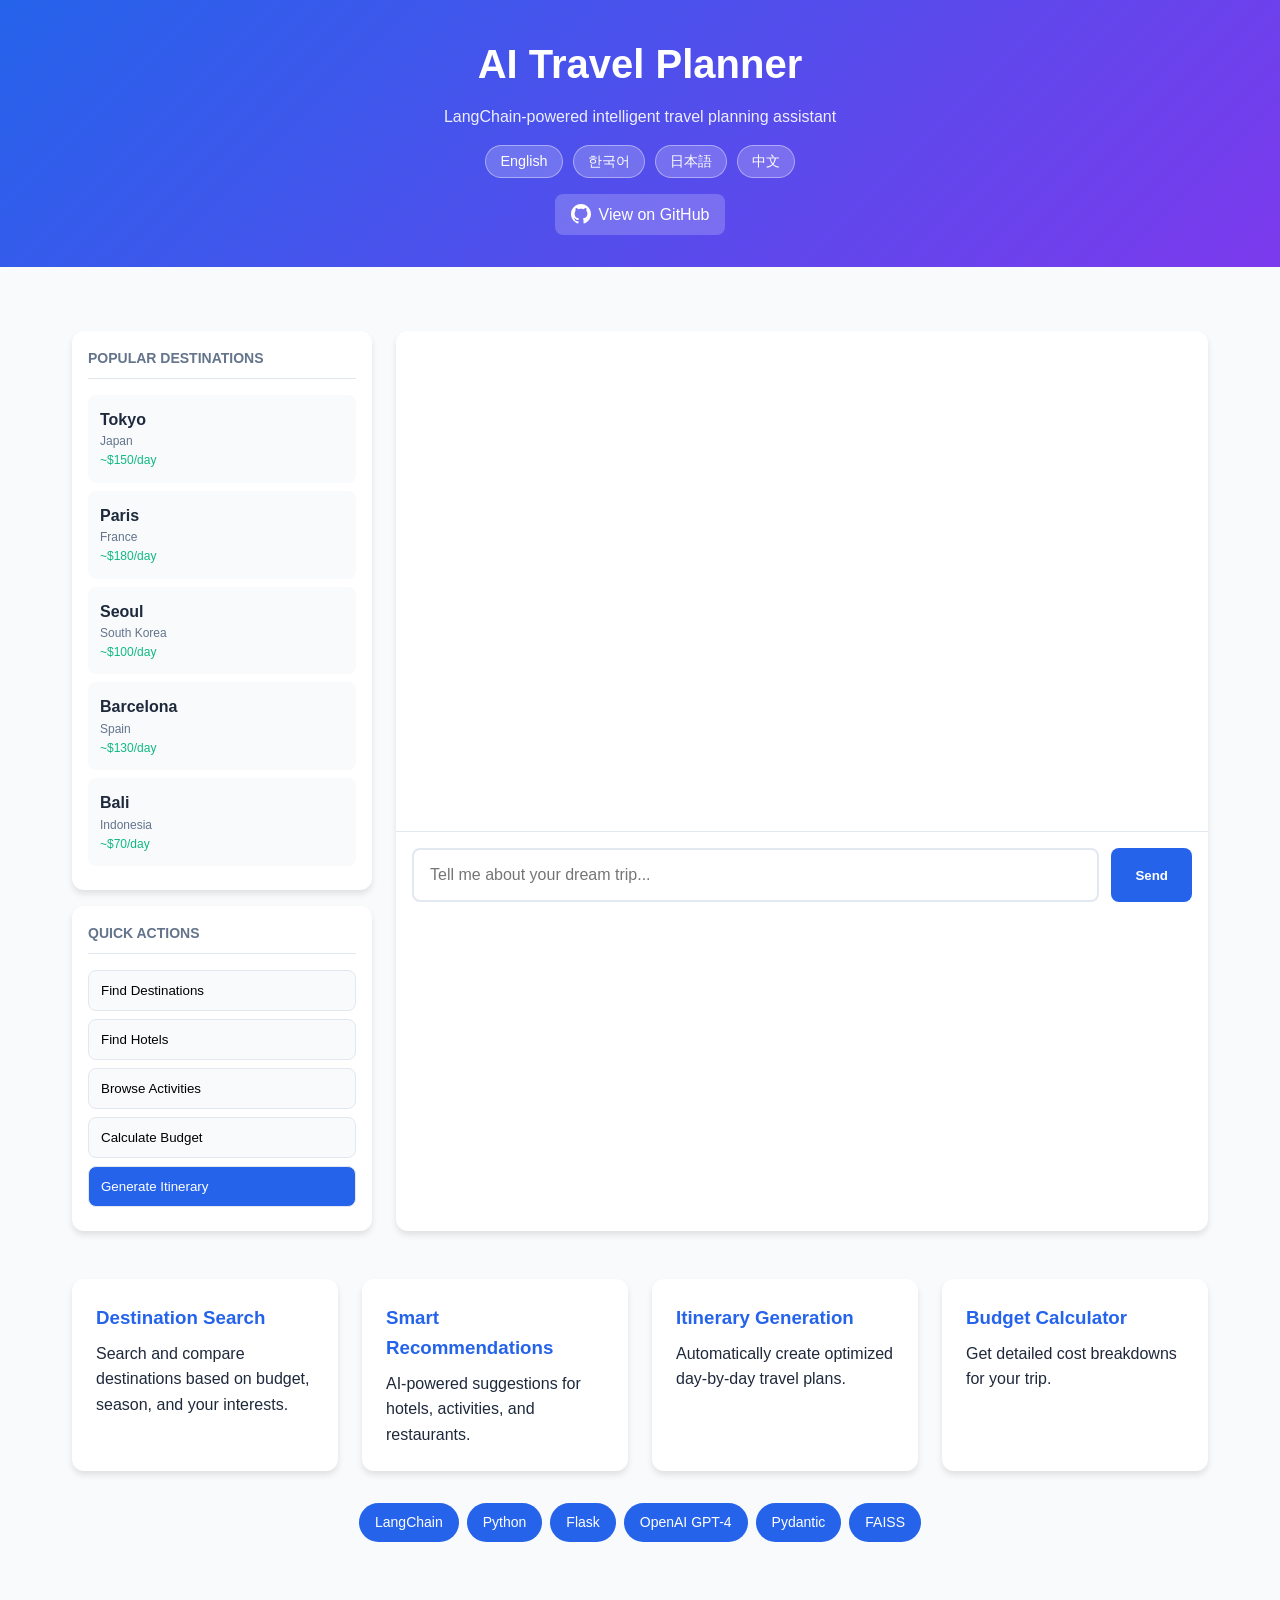
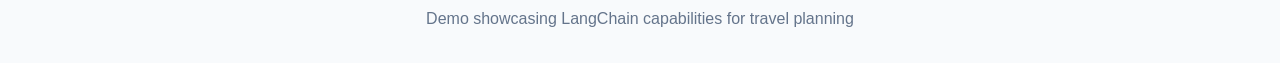
<file: docs/index.html>
<!DOCTYPE html>
<html lang="en">
<head>
    <meta charset="UTF-8">
    <meta name="viewport" content="width=device-width, initial-scale=1.0">
    <title>AI Travel Planner - LangChain Demo</title>
    <style>
        :root {
            --primary: #2563eb;
            --primary-dark: #1d4ed8;
            --secondary: #7c3aed;
            --background: #f8fafc;
            --surface: #ffffff;
            --text: #1e293b;
            --text-light: #64748b;
            --border: #e2e8f0;
            --success: #10b981;
        }

        * { margin: 0; padding: 0; box-sizing: border-box; }

        body {
            font-family: 'Inter', -apple-system, BlinkMacSystemFont, sans-serif;
            background: var(--background);
            color: var(--text);
            line-height: 1.6;
        }

        .header {
            background: linear-gradient(135deg, var(--primary), var(--secondary));
            color: white;
            padding: 2rem;
            text-align: center;
        }

        .header h1 { font-size: 2.5rem; margin-bottom: 0.5rem; }
        .header p { opacity: 0.9; }

        .language-selector {
            display: flex;
            justify-content: center;
            gap: 10px;
            margin-top: 15px;
        }

        .lang-btn {
            padding: 6px 14px;
            background: rgba(255,255,255,0.2);
            border: 1px solid rgba(255,255,255,0.4);
            border-radius: 20px;
            color: white;
            cursor: pointer;
            transition: all 0.2s;
            font-size: 0.9rem;
        }

        .lang-btn:hover, .lang-btn.active {
            background: white;
            color: var(--primary);
        }

        .github-link {
            display: inline-flex;
            align-items: center;
            gap: 0.5rem;
            color: white;
            text-decoration: none;
            background: rgba(255,255,255,0.2);
            padding: 0.5rem 1rem;
            border-radius: 8px;
            margin-top: 1rem;
        }

        .container {
            max-width: 1200px;
            margin: 0 auto;
            padding: 2rem;
        }

        .demo-section {
            display: grid;
            grid-template-columns: 300px 1fr;
            gap: 1.5rem;
            margin-top: 2rem;
        }

        .sidebar {
            display: flex;
            flex-direction: column;
            gap: 1rem;
        }

        .panel {
            background: var(--surface);
            border-radius: 12px;
            padding: 1rem;
            box-shadow: 0 4px 6px rgba(0,0,0,0.1);
        }

        .panel h3 {
            font-size: 0.875rem;
            text-transform: uppercase;
            color: var(--text-light);
            margin-bottom: 1rem;
            padding-bottom: 0.5rem;
            border-bottom: 1px solid var(--border);
        }

        .dest-item {
            padding: 0.75rem;
            background: var(--background);
            border-radius: 8px;
            margin-bottom: 0.5rem;
            cursor: pointer;
            transition: all 0.2s;
        }

        .dest-item:hover {
            background: white;
            border-color: var(--primary);
        }

        .dest-item .name { font-weight: 600; }
        .dest-item .info { font-size: 0.75rem; color: var(--text-light); }
        .dest-item .cost { font-size: 0.75rem; color: var(--success); }

        .action-btn {
            width: 100%;
            padding: 0.75rem;
            background: var(--background);
            border: 1px solid var(--border);
            border-radius: 8px;
            cursor: pointer;
            margin-bottom: 0.5rem;
            text-align: left;
            transition: all 0.2s;
        }

        .action-btn:hover {
            background: var(--primary);
            color: white;
        }

        .action-btn.primary {
            background: var(--primary);
            color: white;
        }

        .chat-area {
            background: var(--surface);
            border-radius: 12px;
            box-shadow: 0 4px 6px rgba(0,0,0,0.1);
            display: flex;
            flex-direction: column;
            min-height: 600px;
        }

        .chat-messages {
            flex: 1;
            padding: 1.5rem;
            overflow-y: auto;
            max-height: 500px;
        }

        .message {
            max-width: 80%;
            margin-bottom: 1rem;
            animation: fadeIn 0.3s ease;
        }

        @keyframes fadeIn {
            from { opacity: 0; transform: translateY(10px); }
            to { opacity: 1; transform: translateY(0); }
        }

        .message.user { margin-left: auto; }

        .message-content {
            padding: 1rem;
            border-radius: 12px;
            line-height: 1.6;
        }

        .message.user .message-content {
            background: var(--primary);
            color: white;
        }

        .message.assistant .message-content {
            background: var(--background);
        }

        .message-content h2 {
            font-size: 1.1rem;
            margin: 0.5rem 0;
            border-bottom: 1px solid var(--border);
            padding-bottom: 0.25rem;
        }

        .message-content ul {
            margin: 0.5rem 0;
            padding-left: 1.5rem;
        }

        .message-content strong {
            color: var(--primary);
        }

        .chat-input-area {
            padding: 1rem;
            border-top: 1px solid var(--border);
            display: flex;
            gap: 0.75rem;
        }

        #chat-input {
            flex: 1;
            padding: 1rem;
            border: 2px solid var(--border);
            border-radius: 8px;
            font-size: 1rem;
            outline: none;
        }

        #chat-input:focus { border-color: var(--primary); }

        .send-btn {
            padding: 0 1.5rem;
            background: var(--primary);
            color: white;
            border: none;
            border-radius: 8px;
            cursor: pointer;
            font-weight: 600;
        }

        .send-btn:hover { background: var(--primary-dark); }

        .features {
            display: grid;
            grid-template-columns: repeat(auto-fit, minmax(250px, 1fr));
            gap: 1.5rem;
            margin-top: 3rem;
        }

        .feature-card {
            background: var(--surface);
            padding: 1.5rem;
            border-radius: 12px;
            box-shadow: 0 4px 6px rgba(0,0,0,0.1);
        }

        .feature-card h3 {
            color: var(--primary);
            margin-bottom: 0.5rem;
        }

        .tech-stack {
            display: flex;
            flex-wrap: wrap;
            gap: 0.5rem;
            margin-top: 2rem;
            justify-content: center;
        }

        .tech-badge {
            background: var(--primary);
            color: white;
            padding: 0.5rem 1rem;
            border-radius: 20px;
            font-size: 0.875rem;
        }

        .footer {
            text-align: center;
            padding: 2rem;
            color: var(--text-light);
        }

        @media (max-width: 900px) {
            .demo-section { grid-template-columns: 1fr; }
            .sidebar { flex-direction: row; flex-wrap: wrap; }
            .sidebar .panel { flex: 1; min-width: 200px; }
        }
    </style>
</head>
<body>
    <header class="header">
        <h1 id="title">AI Travel Planner</h1>
        <p id="subtitle">LangChain-powered intelligent travel planning assistant</p>
        <div class="language-selector">
            <button class="lang-btn active" onclick="setLanguage('en')">English</button>
            <button class="lang-btn" onclick="setLanguage('ko')">한국어</button>
            <button class="lang-btn" onclick="setLanguage('ja')">日本語</button>
            <button class="lang-btn" onclick="setLanguage('zh')">中文</button>
        </div>
        <a href="https://github.com/yoon-k/langchain-travel-planner" class="github-link">
            <svg viewBox="0 0 24 24" width="20" height="20" fill="currentColor">
                <path d="M12 0c-6.626 0-12 5.373-12 12 0 5.302 3.438 9.8 8.207 11.387.599.111.793-.261.793-.577v-2.234c-3.338.726-4.033-1.416-4.033-1.416-.546-1.387-1.333-1.756-1.333-1.756-1.089-.745.083-.729.083-.729 1.205.084 1.839 1.237 1.839 1.237 1.07 1.834 2.807 1.304 3.492.997.107-.775.418-1.305.762-1.604-2.665-.305-5.467-1.334-5.467-5.931 0-1.311.469-2.381 1.236-3.221-.124-.303-.535-1.524.117-3.176 0 0 1.008-.322 3.301 1.23.957-.266 1.983-.399 3.003-.404 1.02.005 2.047.138 3.006.404 2.291-1.552 3.297-1.23 3.297-1.23.653 1.653.242 2.874.118 3.176.77.84 1.235 1.911 1.235 3.221 0 4.609-2.807 5.624-5.479 5.921.43.372.823 1.102.823 2.222v3.293c0 .319.192.694.801.576 4.765-1.589 8.199-6.086 8.199-11.386 0-6.627-5.373-12-12-12z"/>
            </svg>
            <span id="github-text">View on GitHub</span>
        </a>
    </header>

    <div class="container">
        <section class="demo-section">
            <aside class="sidebar">
                <div class="panel">
                    <h3 id="dest-title">Popular Destinations</h3>
                    <div class="dest-item" onclick="selectDest('Tokyo')">
                        <div class="name">Tokyo</div>
                        <div class="info" data-i18n="japan">Japan</div>
                        <div class="cost">~$150/day</div>
                    </div>
                    <div class="dest-item" onclick="selectDest('Paris')">
                        <div class="name">Paris</div>
                        <div class="info" data-i18n="france">France</div>
                        <div class="cost">~$180/day</div>
                    </div>
                    <div class="dest-item" onclick="selectDest('Seoul')">
                        <div class="name">Seoul</div>
                        <div class="info" data-i18n="korea">South Korea</div>
                        <div class="cost">~$100/day</div>
                    </div>
                    <div class="dest-item" onclick="selectDest('Barcelona')">
                        <div class="name">Barcelona</div>
                        <div class="info" data-i18n="spain">Spain</div>
                        <div class="cost">~$130/day</div>
                    </div>
                    <div class="dest-item" onclick="selectDest('Bali')">
                        <div class="name">Bali</div>
                        <div class="info" data-i18n="indonesia">Indonesia</div>
                        <div class="cost">~$70/day</div>
                    </div>
                </div>
                <div class="panel">
                    <h3 id="actions-title">Quick Actions</h3>
                    <button class="action-btn" id="btn-dest" onclick="quickAction('dest')">Find Destinations</button>
                    <button class="action-btn" id="btn-hotel" onclick="quickAction('hotel')">Find Hotels</button>
                    <button class="action-btn" id="btn-activity" onclick="quickAction('activity')">Browse Activities</button>
                    <button class="action-btn" id="btn-budget" onclick="quickAction('budget')">Calculate Budget</button>
                    <button class="action-btn primary" id="btn-itinerary" onclick="quickAction('itinerary')">Generate Itinerary</button>
                </div>
            </aside>

            <div class="chat-area">
                <div class="chat-messages" id="chat-messages"></div>
                <div class="chat-input-area">
                    <input type="text" id="chat-input" placeholder="Tell me about your dream trip..." onkeypress="if(event.key==='Enter')sendMsg()">
                    <button class="send-btn" id="send-btn" onclick="sendMsg()">Send</button>
                </div>
            </div>
        </section>

        <section class="features" id="features"></section>

        <div class="tech-stack">
            <span class="tech-badge">LangChain</span>
            <span class="tech-badge">Python</span>
            <span class="tech-badge">Flask</span>
            <span class="tech-badge">OpenAI GPT-4</span>
            <span class="tech-badge">Pydantic</span>
            <span class="tech-badge">FAISS</span>
        </div>
    </div>

    <footer class="footer">
        <p id="footer-text">Demo showcasing LangChain capabilities for travel planning</p>
    </footer>

    <script>
        let currentLang = 'en';

        const i18n = {
            en: {
                title: "AI Travel Planner",
                subtitle: "LangChain-powered intelligent travel planning assistant",
                github: "View on GitHub",
                destTitle: "Popular Destinations",
                actionsTitle: "Quick Actions",
                btnDest: "Find Destinations",
                btnHotel: "Find Hotels",
                btnActivity: "Browse Activities",
                btnBudget: "Calculate Budget",
                btnItinerary: "Generate Itinerary",
                placeholder: "Tell me about your dream trip...",
                send: "Send",
                footer: "Demo showcasing LangChain capabilities for travel planning",
                japan: "Japan", france: "France", korea: "South Korea", spain: "Spain", indonesia: "Indonesia",
                features: [
                    { title: "Destination Search", desc: "Search and compare destinations based on budget, season, and your interests." },
                    { title: "Smart Recommendations", desc: "AI-powered suggestions for hotels, activities, and restaurants." },
                    { title: "Itinerary Generation", desc: "Automatically create optimized day-by-day travel plans." },
                    { title: "Budget Calculator", desc: "Get detailed cost breakdowns for your trip." }
                ],
                welcome: `<p>Hello! I'm your AI Travel Planner. I can help you:</p>
                    <ul>
                        <li>Find perfect destinations based on your interests</li>
                        <li>Book accommodations that fit your budget</li>
                        <li>Discover activities and must-see attractions</li>
                        <li>Create detailed day-by-day itineraries</li>
                    </ul>
                    <p>Where would you like to travel?</p>`,
                responses: {
                    tokyo: `<strong>Tokyo</strong> is an excellent choice!<br><br><strong>Best Time:</strong> Spring or Autumn<br><strong>Daily Cost:</strong> ~$150 USD<br><strong>Top Attractions:</strong><ul><li>Senso-ji Temple</li><li>Shibuya Crossing</li><li>Meiji Shrine</li><li>TeamLab Borderless</li></ul><p>Would you like me to find hotels or create an itinerary?</p>`,
                    paris: `<strong>Paris</strong> - the City of Light awaits!<br><br><strong>Best Time:</strong> April-June<br><strong>Daily Cost:</strong> ~$180 USD<br><strong>Must-See:</strong><ul><li>Eiffel Tower</li><li>Louvre Museum</li><li>Notre-Dame</li><li>Montmartre</li></ul>`,
                    seoul: `<strong>Seoul</strong> is perfect for K-culture lovers!<br><br><strong>Best Time:</strong> Spring or Autumn<br><strong>Daily Cost:</strong> ~$100 USD<br><strong>Highlights:</strong><ul><li>Gyeongbokgung Palace</li><li>Bukchon Hanok Village</li><li>Korean BBQ</li></ul>`,
                    hotels: `<strong>Accommodation Options:</strong><br><br><strong>Luxury:</strong> Grand Hotel - $250/night<br><strong>Mid-Range:</strong> City Center Hotel - $120/night<br><strong>Budget:</strong> Cozy Guesthouse - $45/night`,
                    activities: `<strong>Top Activities:</strong><br><br><strong>Cultural:</strong> Temple/Museum Visit - $25<br><strong>Food:</strong> Street Food Tour - $60<br><strong>Adventure:</strong> Day Trip - $100`,
                    budget: `<strong>Budget Estimate (5 days):</strong><br><br>Accommodation: $600<br>Food: $250<br>Activities: $150<br>Transport: $100<br><strong>Total: $1,100</strong>`,
                    itinerary: `<h2>5-Day Itinerary</h2><strong>Day 1:</strong> Arrival, City exploration<br><strong>Day 2:</strong> Cultural sites<br><strong>Day 3:</strong> Local experience<br><strong>Day 4:</strong> Day trip<br><strong>Day 5:</strong> Shopping, Departure`,
                    recommend: `<strong>Top Recommendations:</strong><br><br>1. Tokyo - Culture & Tech (~$150/day)<br>2. Barcelona - Beach & Art (~$130/day)<br>3. Seoul - K-culture (~$100/day)<br>4. Bali - Nature (~$70/day)`,
                    default: `I can help you plan your trip! Try asking about destinations, hotels, activities, or budgets.`
                }
            },
            ko: {
                title: "AI 여행 플래너",
                subtitle: "LangChain 기반 지능형 여행 계획 도우미",
                github: "GitHub에서 보기",
                destTitle: "인기 여행지",
                actionsTitle: "빠른 메뉴",
                btnDest: "여행지 찾기",
                btnHotel: "호텔 검색",
                btnActivity: "액티비티 찾기",
                btnBudget: "예산 계산",
                btnItinerary: "일정 생성",
                placeholder: "꿈꾸는 여행에 대해 말씀해주세요...",
                send: "전송",
                footer: "LangChain 여행 계획 기능 데모",
                japan: "일본", france: "프랑스", korea: "대한민국", spain: "스페인", indonesia: "인도네시아",
                features: [
                    { title: "여행지 검색", desc: "예산, 시즌, 관심사에 따라 여행지를 검색하고 비교하세요." },
                    { title: "스마트 추천", desc: "AI 기반 호텔, 액티비티, 레스토랑 추천." },
                    { title: "일정 생성", desc: "최적화된 일별 여행 계획을 자동으로 생성합니다." },
                    { title: "예산 계산기", desc: "여행 비용을 상세하게 분석합니다." }
                ],
                welcome: `<p>안녕하세요! AI 여행 플래너입니다. 도움을 드릴 수 있는 것들:</p>
                    <ul>
                        <li>관심사에 맞는 완벽한 여행지 찾기</li>
                        <li>예산에 맞는 숙소 예약</li>
                        <li>액티비티와 필수 관광지 발견</li>
                        <li>상세한 일별 일정 만들기</li>
                    </ul>
                    <p>어디로 여행하고 싶으신가요?</p>`,
                responses: {
                    tokyo: `<strong>도쿄</strong>는 훌륭한 선택입니다!<br><br><strong>최적 시기:</strong> 봄 또는 가을<br><strong>일일 비용:</strong> ~$150 USD<br><strong>인기 명소:</strong><ul><li>센소지 사원</li><li>시부야 교차로</li><li>메이지 신궁</li><li>팀랩 보더리스</li></ul><p>호텔을 찾거나 일정을 만들어 드릴까요?</p>`,
                    paris: `<strong>파리</strong> - 빛의 도시가 기다립니다!<br><br><strong>최적 시기:</strong> 4-6월<br><strong>일일 비용:</strong> ~$180 USD<br><strong>필수 코스:</strong><ul><li>에펠탑</li><li>루브르 박물관</li><li>노트르담 대성당</li><li>몽마르트르</li></ul>`,
                    seoul: `<strong>서울</strong>은 K-컬처 팬에게 완벽합니다!<br><br><strong>최적 시기:</strong> 봄 또는 가을<br><strong>일일 비용:</strong> ~$100 USD<br><strong>하이라이트:</strong><ul><li>경복궁</li><li>북촌 한옥마을</li><li>한국 BBQ</li></ul>`,
                    hotels: `<strong>숙소 옵션:</strong><br><br><strong>럭셔리:</strong> 그랜드 호텔 - $250/박<br><strong>중급:</strong> 시티 센터 호텔 - $120/박<br><strong>저렴:</strong> 아늑한 게스트하우스 - $45/박`,
                    activities: `<strong>인기 액티비티:</strong><br><br><strong>문화:</strong> 사원/박물관 방문 - $25<br><strong>음식:</strong> 길거리 음식 투어 - $60<br><strong>모험:</strong> 당일치기 여행 - $100`,
                    budget: `<strong>예산 추정 (5일):</strong><br><br>숙박: $600<br>식비: $250<br>액티비티: $150<br>교통: $100<br><strong>총합: $1,100</strong>`,
                    itinerary: `<h2>5일 일정</h2><strong>1일차:</strong> 도착, 도시 탐험<br><strong>2일차:</strong> 문화 명소<br><strong>3일차:</strong> 로컬 체험<br><strong>4일차:</strong> 당일치기 여행<br><strong>5일차:</strong> 쇼핑, 출발`,
                    recommend: `<strong>추천 여행지:</strong><br><br>1. 도쿄 - 문화 & 기술 (~$150/일)<br>2. 바르셀로나 - 해변 & 예술 (~$130/일)<br>3. 서울 - K-컬처 (~$100/일)<br>4. 발리 - 자연 (~$70/일)`,
                    default: `여행 계획을 도와드릴게요! 여행지, 호텔, 액티비티, 예산에 대해 물어보세요.`
                }
            },
            ja: {
                title: "AI旅行プランナー",
                subtitle: "LangChain搭載のインテリジェント旅行計画アシスタント",
                github: "GitHubで見る",
                destTitle: "人気の目的地",
                actionsTitle: "クイックアクション",
                btnDest: "目的地を探す",
                btnHotel: "ホテル検索",
                btnActivity: "アクティビティ",
                btnBudget: "予算計算",
                btnItinerary: "旅程を作成",
                placeholder: "夢の旅行について教えてください...",
                send: "送信",
                footer: "LangChainの旅行計画機能デモ",
                japan: "日本", france: "フランス", korea: "韓国", spain: "スペイン", indonesia: "インドネシア",
                features: [
                    { title: "目的地検索", desc: "予算、シーズン、興味に基づいて目的地を検索・比較。" },
                    { title: "スマート推薦", desc: "AIによるホテル、アクティビティ、レストランの提案。" },
                    { title: "旅程生成", desc: "最適化された日別旅行プランを自動作成。" },
                    { title: "予算計算機", desc: "旅行費用の詳細な内訳を取得。" }
                ],
                welcome: `<p>こんにちは！AI旅行プランナーです。お手伝いできること：</p>
                    <ul>
                        <li>興味に合った完璧な目的地を見つける</li>
                        <li>予算に合った宿泊施設を予約</li>
                        <li>アクティビティと必見スポットを発見</li>
                        <li>詳細な日別旅程を作成</li>
                    </ul>
                    <p>どこへ旅行したいですか？</p>`,
                responses: {
                    tokyo: `<strong>東京</strong>は素晴らしい選択です！<br><br><strong>ベストシーズン:</strong> 春または秋<br><strong>1日の費用:</strong> ~$150 USD<br><strong>人気スポット:</strong><ul><li>浅草寺</li><li>渋谷スクランブル交差点</li><li>明治神宮</li><li>チームラボボーダレス</li></ul><p>ホテルを探しますか？旅程を作成しましょうか？</p>`,
                    paris: `<strong>パリ</strong> - 光の街があなたを待っています！<br><br><strong>ベストシーズン:</strong> 4-6月<br><strong>1日の費用:</strong> ~$180 USD<br><strong>必見:</strong><ul><li>エッフェル塔</li><li>ルーブル美術館</li><li>ノートルダム大聖堂</li><li>モンマルトル</li></ul>`,
                    seoul: `<strong>ソウル</strong>はK-カルチャーファンに最適！<br><br><strong>ベストシーズン:</strong> 春または秋<br><strong>1日の費用:</strong> ~$100 USD<br><strong>ハイライト:</strong><ul><li>景福宮</li><li>北村韓屋村</li><li>韓国BBQ</li></ul>`,
                    hotels: `<strong>宿泊オプション:</strong><br><br><strong>ラグジュアリー:</strong> グランドホテル - $250/泊<br><strong>ミッドレンジ:</strong> シティセンターホテル - $120/泊<br><strong>バジェット:</strong> コージーゲストハウス - $45/泊`,
                    activities: `<strong>人気アクティビティ:</strong><br><br><strong>文化:</strong> 寺院/美術館訪問 - $25<br><strong>グルメ:</strong> 屋台ツアー - $60<br><strong>冒険:</strong> 日帰り旅行 - $100`,
                    budget: `<strong>予算見積もり（5日間）:</strong><br><br>宿泊: $600<br>食事: $250<br>アクティビティ: $150<br>交通: $100<br><strong>合計: $1,100</strong>`,
                    itinerary: `<h2>5日間の旅程</h2><strong>1日目:</strong> 到着、街の探索<br><strong>2日目:</strong> 文化スポット<br><strong>3日目:</strong> ローカル体験<br><strong>4日目:</strong> 日帰り旅行<br><strong>5日目:</strong> ショッピング、出発`,
                    recommend: `<strong>おすすめの目的地:</strong><br><br>1. 東京 - 文化＆テック (~$150/日)<br>2. バルセロナ - ビーチ＆アート (~$130/日)<br>3. ソウル - Kカルチャー (~$100/日)<br>4. バリ - 自然 (~$70/日)`,
                    default: `旅行の計画をお手伝いします！目的地、ホテル、アクティビティ、予算について聞いてください。`
                }
            },
            zh: {
                title: "AI旅行规划师",
                subtitle: "LangChain驱动的智能旅行规划助手",
                github: "在GitHub上查看",
                destTitle: "热门目的地",
                actionsTitle: "快速操作",
                btnDest: "查找目的地",
                btnHotel: "查找酒店",
                btnActivity: "浏览活动",
                btnBudget: "计算预算",
                btnItinerary: "生成行程",
                placeholder: "告诉我您的梦想之旅...",
                send: "发送",
                footer: "展示LangChain旅行规划功能的演示",
                japan: "日本", france: "法国", korea: "韩国", spain: "西班牙", indonesia: "印度尼西亚",
                features: [
                    { title: "目的地搜索", desc: "根据预算、季节和兴趣搜索并比较目的地。" },
                    { title: "智能推荐", desc: "AI驱动的酒店、活动和餐厅建议。" },
                    { title: "行程生成", desc: "自动创建优化的每日旅行计划。" },
                    { title: "预算计算器", desc: "获取您旅行的详细费用明细。" }
                ],
                welcome: `<p>您好！我是您的AI旅行规划师。我可以帮您：</p>
                    <ul>
                        <li>根据您的兴趣找到完美的目的地</li>
                        <li>预订符合您预算的住宿</li>
                        <li>发现活动和必看景点</li>
                        <li>创建详细的每日行程</li>
                    </ul>
                    <p>您想去哪里旅行？</p>`,
                responses: {
                    tokyo: `<strong>东京</strong>是个绝佳的选择！<br><br><strong>最佳时间：</strong>春季或秋季<br><strong>每日费用：</strong>~$150 USD<br><strong>热门景点：</strong><ul><li>浅草寺</li><li>涩谷十字路口</li><li>明治神宫</li><li>TeamLab Borderless</li></ul><p>需要我找酒店或创建行程吗？</p>`,
                    paris: `<strong>巴黎</strong> - 光之城在等着您！<br><br><strong>最佳时间：</strong>4-6月<br><strong>每日费用：</strong>~$180 USD<br><strong>必看：</strong><ul><li>埃菲尔铁塔</li><li>卢浮宫</li><li>巴黎圣母院</li><li>蒙马特</li></ul>`,
                    seoul: `<strong>首尔</strong>非常适合K文化爱好者！<br><br><strong>最佳时间：</strong>春季或秋季<br><strong>每日费用：</strong>~$100 USD<br><strong>亮点：</strong><ul><li>景福宫</li><li>北村韩屋村</li><li>韩式烤肉</li></ul>`,
                    hotels: `<strong>住宿选择：</strong><br><br><strong>豪华：</strong>大酒店 - $250/晚<br><strong>中档：</strong>市中心酒店 - $120/晚<br><strong>经济：</strong>舒适宾馆 - $45/晚`,
                    activities: `<strong>热门活动：</strong><br><br><strong>文化：</strong>寺庙/博物馆参观 - $25<br><strong>美食：</strong>街头美食之旅 - $60<br><strong>冒险：</strong>一日游 - $100`,
                    budget: `<strong>预算估算（5天）：</strong><br><br>住宿：$600<br>餐饮：$250<br>活动：$150<br>交通：$100<br><strong>总计：$1,100</strong>`,
                    itinerary: `<h2>5天行程</h2><strong>第1天：</strong>到达，城市探索<br><strong>第2天：</strong>文化景点<br><strong>第3天：</strong>当地体验<br><strong>第4天：</strong>一日游<br><strong>第5天：</strong>购物，出发`,
                    recommend: `<strong>推荐目的地：</strong><br><br>1. 东京 - 文化与科技 (~$150/天)<br>2. 巴塞罗那 - 海滩与艺术 (~$130/天)<br>3. 首尔 - K文化 (~$100/天)<br>4. 巴厘岛 - 自然 (~$70/天)`,
                    default: `我可以帮您规划旅行！尝试询问目的地、酒店、活动或预算。`
                }
            }
        };

        function setLanguage(lang) {
            currentLang = lang;
            const t = i18n[lang];

            document.getElementById('title').textContent = t.title;
            document.getElementById('subtitle').textContent = t.subtitle;
            document.getElementById('github-text').textContent = t.github;
            document.getElementById('dest-title').textContent = t.destTitle;
            document.getElementById('actions-title').textContent = t.actionsTitle;
            document.getElementById('btn-dest').textContent = t.btnDest;
            document.getElementById('btn-hotel').textContent = t.btnHotel;
            document.getElementById('btn-activity').textContent = t.btnActivity;
            document.getElementById('btn-budget').textContent = t.btnBudget;
            document.getElementById('btn-itinerary').textContent = t.btnItinerary;
            document.getElementById('chat-input').placeholder = t.placeholder;
            document.getElementById('send-btn').textContent = t.send;
            document.getElementById('footer-text').textContent = t.footer;

            // Update country names
            document.querySelectorAll('[data-i18n]').forEach(el => {
                el.textContent = t[el.dataset.i18n] || el.textContent;
            });

            // Update features
            const featuresHtml = t.features.map(f => `
                <div class="feature-card">
                    <h3>${f.title}</h3>
                    <p>${f.desc}</p>
                </div>
            `).join('');
            document.getElementById('features').innerHTML = featuresHtml;

            // Update language buttons
            document.querySelectorAll('.lang-btn').forEach(btn => btn.classList.remove('active'));
            event.target.classList.add('active');

            // Reset chat with welcome message
            document.getElementById('chat-messages').innerHTML = '';
            addMessage(t.welcome, 'assistant');
        }

        function selectDest(dest) {
            const msgs = { en: `I want to visit ${dest}`, ko: `${dest}에 가고 싶어요`, ja: `${dest}に行きたいです`, zh: `我想去${dest}` };
            document.getElementById('chat-input').value = msgs[currentLang];
            sendMsg();
        }

        function quickAction(action) {
            const t = i18n[currentLang];
            const msgs = {
                dest: { en: "Recommend a destination", ko: "여행지 추천해주세요", ja: "おすすめの目的地を教えて", zh: "推荐一个目的地" },
                hotel: { en: "Search for hotels", ko: "호텔을 검색해주세요", ja: "ホテルを検索して", zh: "搜索酒店" },
                activity: { en: "What activities are available?", ko: "어떤 액티비티가 있나요?", ja: "どんなアクティビティがありますか？", zh: "有哪些活动？" },
                budget: { en: "Calculate my budget", ko: "예산을 계산해주세요", ja: "予算を計算して", zh: "计算我的预算" },
                itinerary: { en: "Create my itinerary", ko: "일정을 만들어주세요", ja: "旅程を作成して", zh: "创建我的行程" }
            };
            document.getElementById('chat-input').value = msgs[action][currentLang];
            sendMsg();
        }

        function sendMsg() {
            const input = document.getElementById('chat-input');
            const msg = input.value.trim();
            if (!msg) return;

            addMessage(msg, 'user');
            input.value = '';

            setTimeout(() => {
                const response = getResponse(msg.toLowerCase());
                addMessage(response, 'assistant');
            }, 500);
        }

        function getResponse(msg) {
            const r = i18n[currentLang].responses;
            if (msg.includes('tokyo') || msg.includes('도쿄') || msg.includes('東京') || msg.includes('东京')) return r.tokyo;
            if (msg.includes('paris') || msg.includes('파리') || msg.includes('パリ') || msg.includes('巴黎')) return r.paris;
            if (msg.includes('seoul') || msg.includes('서울') || msg.includes('ソウル') || msg.includes('首尔')) return r.seoul;
            if (msg.includes('hotel') || msg.includes('호텔') || msg.includes('ホテル') || msg.includes('숙소') || msg.includes('酒店')) return r.hotels;
            if (msg.includes('activity') || msg.includes('액티비티') || msg.includes('アクティビティ') || msg.includes('活动')) return r.activities;
            if (msg.includes('budget') || msg.includes('예산') || msg.includes('予算') || msg.includes('预算')) return r.budget;
            if (msg.includes('itinerary') || msg.includes('일정') || msg.includes('旅程') || msg.includes('行程')) return r.itinerary;
            if (msg.includes('recommend') || msg.includes('추천') || msg.includes('おすすめ') || msg.includes('推荐')) return r.recommend;
            return r.default;
        }

        function addMessage(content, role) {
            const container = document.getElementById('chat-messages');
            const div = document.createElement('div');
            div.className = `message ${role}`;
            div.innerHTML = `<div class="message-content">${content}</div>`;
            container.appendChild(div);
            container.scrollTop = container.scrollHeight;
        }

        // Initialize
        document.addEventListener('DOMContentLoaded', () => setLanguage('en'));
    </script>
</body>
</html>
</file>
